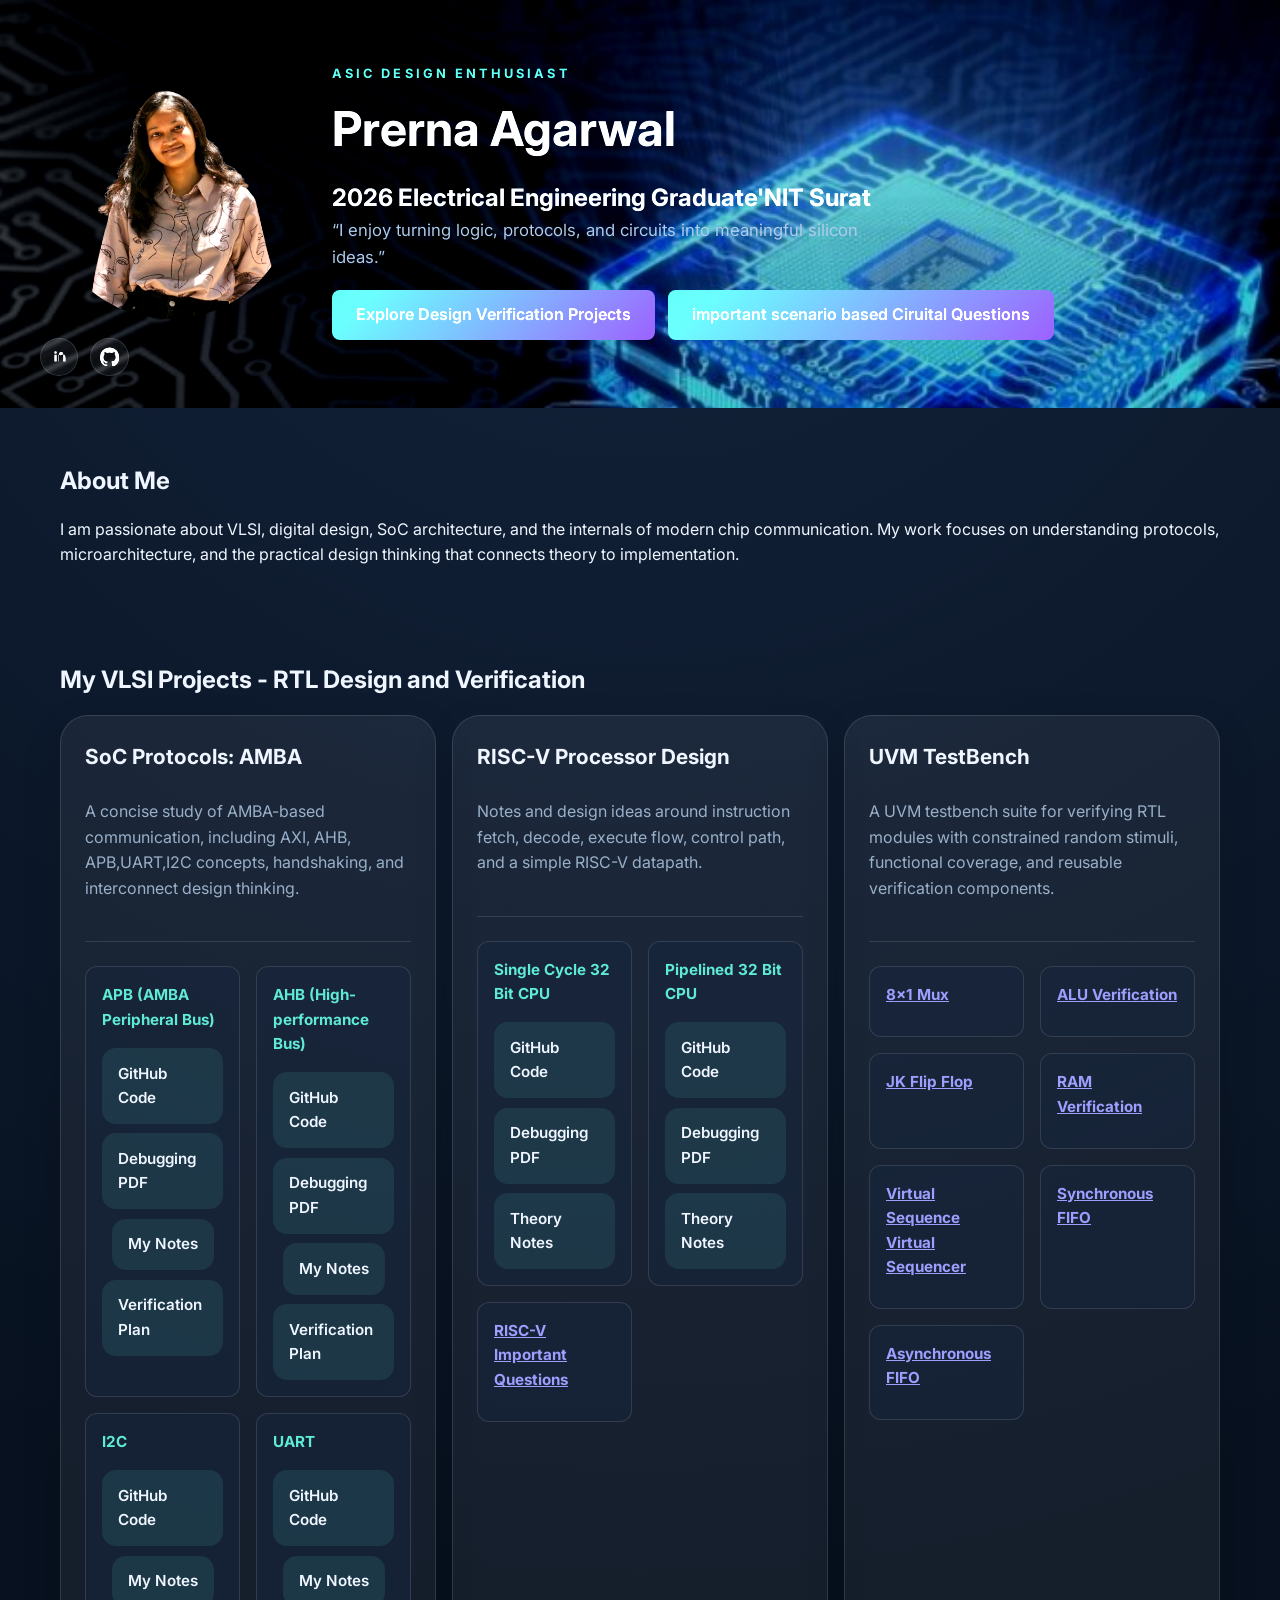
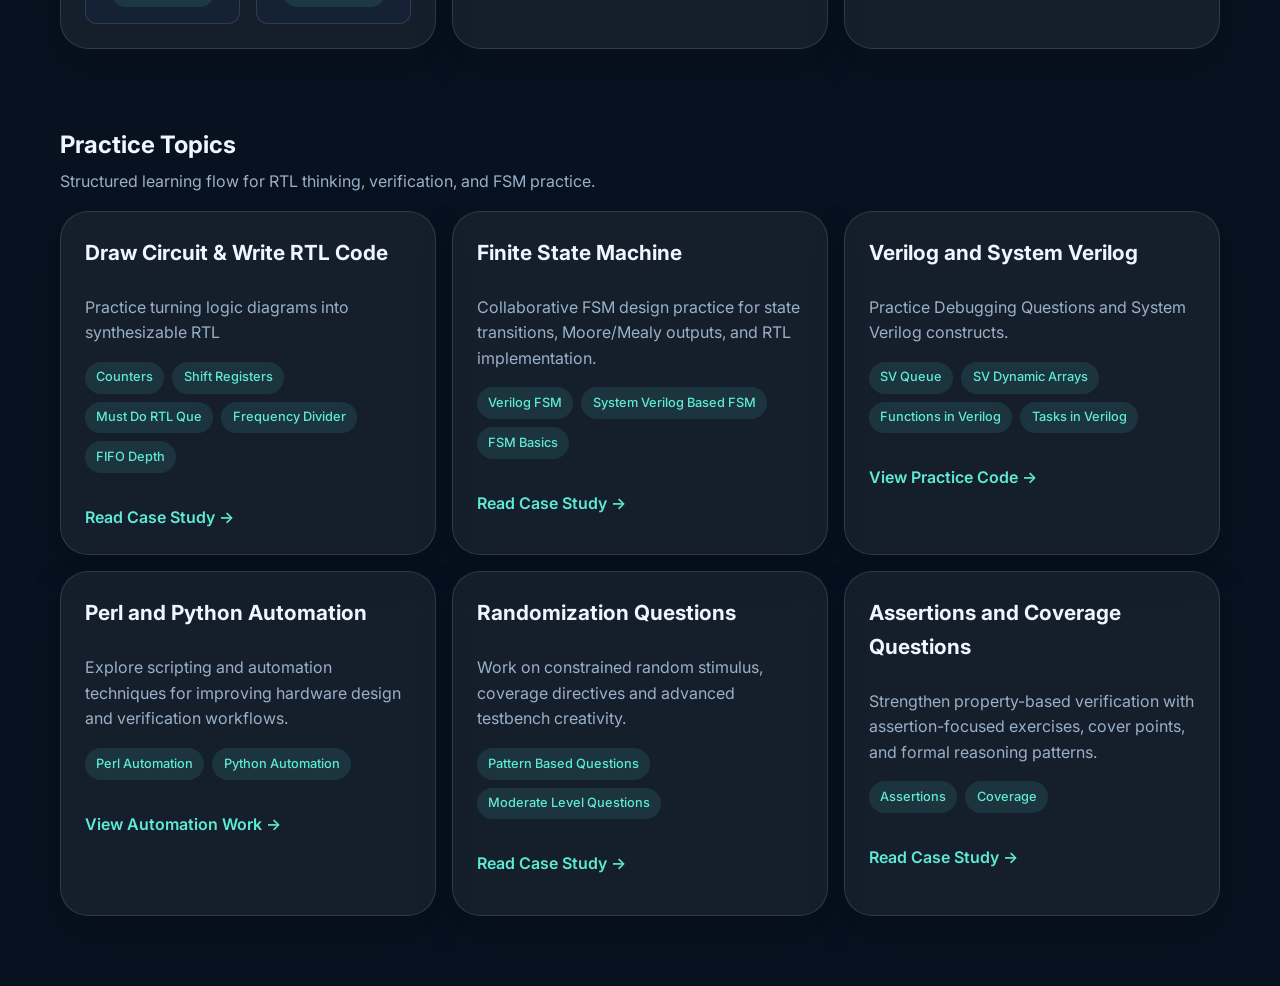
<file: index.html>
<!DOCTYPE html>
<html lang="en">
  <head>
    <meta charset="UTF-8" />
    <meta name="viewport" content="width=device-width, initial-scale=1.0" />
    <title>Prerna Agarwal | VLSI Portfolio</title>
    <meta
      name="description"
      content="One-page portfolio showcasing VLSI projects, SoC protocols, and circuital questions."
    />
    <link rel="preconnect" href="https://fonts.googleapis.com" />
    <link rel="preconnect" href="https://fonts.gstatic.com" crossorigin />
    <link
      href="https://fonts.googleapis.com/css2?family=Inter:wght@400;500;600;700&display=swap"
      rel="stylesheet"
    />
    <link rel="stylesheet" href="styles.css" />
  </head>
  <body>
    <header class="hero">
      <div class="hero__card">
        <div class="profile-block">
          <img src="assets/photo_2025-02-04_11-57-20-removebg-preview.png" alt="Profile photo of Prerna Agarwal" class="profile-photo" />
          <div class="social-links" aria-label="Social links">
            <a href="https://www.linkedin.com/in/prerna-agarwal-058a3424b/" target="_blank" rel="noreferrer" class="social-link" aria-label="Visit LinkedIn profile">
              <svg viewBox="0 0 24 24" aria-hidden="true">
                <path d="M6.94 8.5A1.56 1.56 0 1 0 6.94 5.38a1.56 1.56 0 0 0 0 3.12ZM5.5 9.75h2.88V18H5.5zM10.5 9.75h2.76v1.12h.04c.38-.72 1.32-1.48 2.72-1.48 2.9 0 3.43 1.91 3.43 4.39V18h-2.88v-7.53c0-1.8-.03-4.12-2.51-4.12-2.52 0-2.9 1.97-2.9 4V18H10.5z"/>
              </svg>
            </a>
            <a href="https://github.com/Agarwalprerna" target="_blank" rel="noreferrer" class="social-link" aria-label="Visit GitHub profile">
              <svg viewBox="0 0 24 24" aria-hidden="true">
                <path d="M12 .5A12 12 0 0 0 0 12.7a12.3 12.3 0 0 0 8.21 11.7c.6.11.82-.26.82-.58v-2.07c-3.34.73-4.04-1.43-4.04-1.43-.54-1.39-1.33-1.76-1.33-1.76-1.09-.74.08-.73.08-.73 1.2.09 1.83 1.24 1.83 1.24 1.07 1.83 2.8 1.3 3.48.99.11-.78.42-1.3.76-1.6-2.66-.3-5.46-1.33-5.46-5.92 0-1.31.47-2.38 1.24-3.22-.12-.3-.54-1.52.12-3.17 0 0 1-.32 3.3 1.23a11.4 11.4 0 0 1 6 0c2.3-1.55 3.3-1.23 3.3-1.23.66 1.65.24 2.87.12 3.17.77.84 1.24 1.91 1.24 3.22 0 4.6-2.81 5.61-5.48 5.91.43.37.81 1.1.81 2.22v3.29c0 .32.22.7.83.58A12.3 12.3 0 0 0 24 12.7 12 12 0 0 0 12 .5Z"/>
              </svg>
            </a>
          </div>
        </div>
        <div class="hero__content">
          <p class="eyebrow">ASIC Design Enthusiast</p>
          <h1>Prerna Agarwal</h1>
          <h2>2026 Electrical Engineering Graduate'NIT Surat</h2>
          <p class="quote">
            “I enjoy turning logic, protocols, and circuits into meaningful silicon ideas.”
          </p>
          <div class="cta-group">
            <a href="#projects" class="btn btn-primary">Explore Design Verification Projects</a>
            <a href="#questions" class="btn btn-primary">important scenario based Ciruital Questions</a>
          </div>
        </div>
      </div>
    </header>

    <main>
      <section class="section" id="about">
        <h2>About Me</h2>
        <p>
          I am passionate about VLSI, digital design, SoC architecture, and the internals of
          modern chip communication. My work focuses on understanding protocols, microarchitecture,
          and the practical design thinking that connects theory to implementation.
        </p>
      </section>

      <section class="section" id="projects">
        <div class="section__heading">
          <h2>My VLSI Projects - RTL Design and Verification</h2>
        </div>

        <div class="project-grid">
          <article class="card">
            <h3>SoC Protocols: AMBA</h3>
            <p>
              A concise study of AMBA-based communication, including AXI, AHB, APB,UART,I2C concepts,
              handshaking, and interconnect design thinking.
            </p>
            <div class="card__dropdown">
              <div class="protocol-card">
                <h4>APB (AMBA Peripheral Bus)</h4>
                <div class="card__actions">
                  <a href="https://github.com/Agarwalprerna/SOC-Protocols/tree/main/AMBA%20/APB" target="_blank" rel="noreferrer">GitHub Code</a>
                  <a href="assets/APB%20Results%20and%20Debugging%20(1).pdf" target="_blank" rel="noreferrer">Debugging PDF</a>
                  <a href="assets/APB_WORKING.pdf" target="_blank" rel="noreferrer">My Notes</a>
                  <a href="assets/Apb Verification Test Plan Document.pdf" target="_blank" rel="noreferrer">Verification Plan</a>
                </div>
              </div>
              <div class="protocol-card">
                <h4>AHB (High-performance Bus)</h4>
                <div class="card__actions">
                  <a href="https://github.com/Agarwalprerna/SOC-Protocols/tree/main/AMBA%20/AHB" target="_blank" rel="noreferrer">GitHub Code</a>
                  <a href="assets/ahb-debugging.pdf" target="_blank" rel="noreferrer">Debugging PDF</a>
                  <a href="assets/AHB_HandwrittenNotes.pdf" target="_blank" rel="noreferrer">My Notes</a>
                  <a href="assets/AHB_HandwrittenNotes.pdf" target="_blank" rel="noreferrer">Verification Plan</a>
                </div>
              </div>

              <div class="protocol-card">
                <h4>I2C </h4>
                <div class="card__actions">
                  <a href="https://github.com/Agarwalprerna/SOC-Protocols/tree/main/I2C/Directed%20%20Testcases%20Verification" target="_blank" rel="noreferrer">GitHub Code</a>
                  
                  <a href="assets/AHB_HandwrittenNotes.pdf" target="_blank" rel="noreferrer">My Notes</a>
                </div>
              </div>

              <div class="protocol-card">
                <h4>UART </h4>
                <div class="card__actions">
                  <a href="https://github.com/Agarwalprerna/UART-communication-protocol" target="_blank" rel="noreferrer">GitHub Code</a>
                  
                  <a href="assets/AHB_HandwrittenNotes.pdf" target="_blank" rel="noreferrer">My Notes</a>
                </div>
              </div>
            </div>
          </article>

          <article class="card">
            <h3>RISC-V Processor Design</h3>
            <p>
              Notes and design ideas around instruction fetch, decode, execute flow,
              control path, and a simple RISC-V datapath.
            </p>
            <div class="card__dropdown">
              <div class="protocol-card">
                <h4>Single Cycle 32 Bit CPU</h4>
                <div class="card__actions">
                  <a href="https://github.com/Agarwalprerna/Riscv/tree/main/Single%20Cycle%2032%20bit%20in%20SystemVerilog/Verifying%20R%20type%20%2C%20I%20%2C%20S%20%2C%20J%20%2C%20B%20instructions" rel="noreferrer">GitHub Code</a>
                  <a href="assets/RISC%20V%20single%20cycle%20Debugging%20(1).pdf" target="_blank" rel="noreferrer">Debugging PDF</a>
                  <a href="assets/SingleCycleRISCV_Theory.pdf" target="_blank" rel="noreferrer">Theory Notes</a>
                </div>
              </div>
              <div class="protocol-card">
                <h4>Pipelined 32 Bit CPU</h4>
                <div class="card__actions">
                  <a href="https://github.com/Agarwalprerna/Riscv/tree/main/5%20Stage%20Pipelined%20in%20SystemVerilog" target="_blank" rel="noreferrer">GitHub Code</a>
                  <a href="assets/RISC V single cycle Debugging (1).pdf" target="_blank" rel="noreferrer">Debugging PDF</a>
                  <a href="assets/Pipelined_RISCV_theory.pdf" target="_blank" rel="noreferrer">Theory Notes</a>
                </div>
              </div>
              <div class="protocol-card">
                <h4><a href="assets/RISCV_CPU_QUESTIONS_compressed.pdf" target="_blank" rel="noreferrer">RISC-V Important Questions</a></h4>
              </div>
            </div>
          </article>

          <article class="card">
            <h3>UVM TestBench</h3>
            <p>
              A UVM testbench suite for verifying RTL modules with constrained random stimuli,
              functional coverage, and reusable verification components.
            </p>
            <div class="card__dropdown">
              <div class="protocol-card">
                <h4><a href="https://github.com/Agarwalprerna/UVM-Testbench/tree/main/8x1%20Mux" target="_blank" rel="noreferrer">8x1 Mux</a></h4>
                <!--div class="card__actions">
                  <a href="https://github.com/Agarwalprerna/UVM-Testbench/tree/main/8x1%20Mux" target="_blank" rel="noreferrer">View</a>
                </div-->
              </div>
              <div class="protocol-card">
                <h4><a href="https://github.com/Agarwalprerna/UVM-Testbench/tree/main/ALU%208bit" target="_blank" rel="noreferrer">ALU Verification</a></h4>
                <!--div class="card__actions">
                  <a href="https://github.com/Agarwalprerna/UVM-Testbench/tree/main/ALU%208bit" target="_blank" rel="noreferrer">View</a>
                </div>-->
              </div>
              <div class="protocol-card">
                <h4><a href="https://github.com/Agarwalprerna/UVM-Testbench/tree/main/JK%20flipflop" target="_blank" rel="noreferrer">JK Flip Flop</a></h4>
                <!--div class="card__actions">
                  <a href="https://github.com/Agarwalprerna/UVM-Testbench/tree/main/JK%20flipflop" target="_blank" rel="noreferrer">View</a>
                </div-->
              </div>
              <div class="protocol-card">
                <h4><a href="https://github.com/Agarwalprerna/UVM-Testbench/tree/main/RAM" target="_blank" rel="noreferrer">RAM Verification</a></h4>
                <!--div class="card__actions">
                  <a href="https://github.com/" target="_blank" rel="noreferrer">View</a>
                </div-->
              </div>

              <div class="protocol-card">
                <h4><a href="https://github.com/Agarwalprerna/UVM-Testbench/tree/main/Virtual%20Sequencer%20and%20Virtual%20Sequence" target="_blank" rel="noreferrer">Virtual Sequence Virtual Sequencer</a></h4>
                <!--div class="card__actions">
                  <a href="https://github.com/Agarwalprerna/UVM-Testbench/tree/main/Virtual%20Sequencer%20and%20Virtual%20Sequence" target="_blank" rel="noreferrer">View</a>
                </div-->
              </div>


              <div class="protocol-card">
                <h4><a href="https://github.com/Agarwalprerna/Synchronous-FIFO-verification-" target="_blank" rel="noreferrer">Synchronous FIFO</a></h4>
                <!--div class="card__actions">
                  <a href="https://github.com/Agarwalprerna/UVM-Testbench/tree/main/Virtual%20Sequencer%20and%20Virtual%20Sequence" target="_blank" rel="noreferrer">View</a>
                </div-->
              </div>

              <div class="protocol-card">
                <h4><a href="https://github.com/Agarwalprerna/Async_FIFO_Design/tree/main/Asynchronous%20UVM%20verification" target="_blank" rel="noreferrer">Asynchronous FIFO</a></h4>
                <!--div class="card__actions">
                  <a href="https://github.com/Agarwalprerna/UVM-Testbench/tree/main/Virtual%20Sequencer%20and%20Virtual%20Sequence" target="_blank" rel="noreferrer">View</a>
                </div-->
              </div>




            </div>
          </article>
        </div>
      </section>
<section class="section" id="topics">
        <div class="section__heading">
          <h2>Practice Topics</h2>
          <p>Structured learning flow for RTL thinking, verification, and FSM practice.</p>
        </div>

        <div class="project-grid">
          <article class="card" id="questions">
            <h3>Draw Circuit &amp; Write RTL Code</h3>
            <p>Practice turning logic diagrams into synthesizable RTL</p>
            <div class="card__tags">
              <span class="tag tag--clickable" onclick="window.location.href='counters.html'">Counters</span>
              <span class="tag tag--clickable" onclick="window.location.href='shift-registers.html'">Shift Registers</span>
              <span class="tag tag--clickable" onclick="window.location.href='mustdo-rtl-que.html'">Must Do RTL Que</span>
              <span class="tag tag--clickable" onclick="window.location.href='frequencydivider.html'">Frequency Divider</span>
              <span class="tag tag--clickable" onclick="window.open('assets/Async_FIFO.pdf', '_blank')">FIFO Depth</span>
            </div>
            <div class="card__actions">
              <span class="link-span" onclick="window.location.href='mustdo-rtl-que.html'">Read Case Study →</span>
            </div>
          </article>

          <article class="card" id="fsm">
            <h3>Finite State Machine</h3>
            <p>Collaborative FSM design practice for state transitions, Moore/Mealy outputs, and RTL implementation.</p>
            <div class="card__tags">
              <span class="tag tag--clickable" onclick="window.open('https://github.com/', '_blank')">Verilog FSM</span>
              <span class="tag tag--clickable" onclick="window.open('https://github.com/Agarwalprerna/SystemVerilog/tree/main/FSM/%20Moore%20FSM', '_blank')">System Verilog Based FSM</span>
              <span class="tag tag--clickable" onclick="window.open('assets/FSM_compressed.pdf', '_blank')">FSM Basics</span>
            </div>
            <div class="card__actions">
              <span class="link-span" onclick="window.open('https://github.com/', '_blank')">Read Case Study →</span>
            </div>
          </article>

          <article class="card" id="verilog-systemverilog">
            <h3>Verilog and System Verilog</h3>
            <p>Practice Debugging Questions and System Verilog constructs.</p>
            <div class="card__tags">
              <span class="tag tag--clickable" onclick="window.open('https://github.com/Agarwalprerna/SystemVerilog/tree/main/Assignments/Queue', '_blank')">SV Queue</span>
              <span class="tag tag--clickable" onclick="window.open('https://github.com/Agarwalprerna/SystemVerilog/tree/main/Assignments/Dynamic%20array%20Quesion', '_blank')">SV Dynamic Arrays</span>
              <span class="tag tag--clickable" onclick="window.open('https://github.com/Agarwalprerna/RTL-design-challenge/tree/main/Functions%20in%20verilog', '_blank')">Functions in Verilog</span>
              <span class="tag tag--clickable" onclick="window.open('https://github.com/Agarwalprerna/RTL-design-challenge/tree/main/TASK', '_blank')">Tasks in Verilog</span>
            </div>
            <div class="card__actions">
              <span class="link-span" onclick="window.open('https://github.com/Agarwalprerna/SystemVerilog', '_blank')">View Practice Code →</span>
            </div>
          </article>

          <article class="card" id="perl-python-automation">
            <h3>Perl and Python Automation</h3>
            <p>Explore scripting and automation techniques for improving hardware design and verification workflows.</p>
            <div class="card__tags">
              <span class="tag tag--clickable" onclick="window.open('https://github.com/Agarwalprerna/PERL-PROGRAMMING', '_blank')">Perl Automation</span>
              <span class="tag tag--clickable" onclick="window.open('https://github.com/Agarwalprerna/Python-Projects', '_blank')">Python Automation</span>
            </div>
            <div class="card__actions">
              <span class="link-span" onclick="window.open('https://github.com/Agarwalprerna', '_blank')">View Automation Work →</span>
            </div>
          </article>

          <article class="card" id="randomization">
            <h3>Randomization Questions</h3>
            <p>Work on constrained random stimulus, coverage directives and advanced testbench creativity.</p>
            <div class="card__tags">
              <span class="tag tag--clickable" onclick="window.open('https://github.com/Agarwalprerna/SystemVerilog/tree/main/Assignments/Randomization', '_blank')">Pattern Based Questions</span>
              <span class="tag tag--clickable" onclick="window.open('https://github.com/Agarwalprerna/SystemVerilog/tree/main/Assignments/Randomization', '_blank')">Moderate Level Questions</span>
            </div>
            <div class="card__actions">
              <span class="link-span" onclick="window.open('https://github.com/Agarwalprerna/SystemVerilog/tree/main/Assignments/Randomization', '_blank')">Read Case Study →</span>
            </div>
          </article>

          <article class="card" id="assertions">
            <h3>Assertions and Coverage Questions</h3>
            <p>Strengthen property-based verification with assertion-focused exercises, cover points, and formal reasoning patterns.</p>
            <div class="card__tags">
              <span class="tag tag--clickable" onclick="window.open('https://github.com/Agarwalprerna/SystemVerilog/tree/main/Assignments/Assertions', '_blank')">Assertions</span>
              <span class="tag tag--clickable" onclick="window.open('https://github.com/Agarwalprerna/SystemVerilog/tree/main/Assignments/Coverage', '_blank')">Coverage</span>
            </div>
            <div class="card__actions">
              <span class="link-span" onclick="window.open('https://github.com/Agarwalprerna/SystemVerilog/tree/main/Assignments/Assertions', '_blank')">Read Case Study →</span>
            </div>
          </article>
        </div>
      </section>
    </main>
  </body>
</html>
</file>
<file: styles.css>
:root {
  color-scheme: dark;
  --bg: #07111f;
  --surface: #101c30;
  --surface-2: #16253c;
  --text: #eff6ff;
  --muted: #9ab0c9;
  --accent: #5eead4;
  --accent-2: #8b5cf6;
  --border: rgba(255, 255, 255, 0.12);
}

* {
  box-sizing: border-box;
}

body {
  margin: 0;
  font-family: 'Inter', sans-serif;
  background: radial-gradient(circle at top, #14243d 0%, var(--bg) 60%);
  color: var(--text);
  line-height: 1.6;
}

.hero {
  padding: 4rem 1.25rem 2rem;
  background-image: url('assets/chip-696x459.jpg');
  background-size: cover;
  background-position: center;
  background-attachment: fixed;
  position: relative;
  background-repeat: no-repeat;
  filter: brightness(1.1) contrast(1.15);
}

.hero::before {
  content: '';
  position: absolute;
  top: 0;
  left: 0;
  right: 0;
  bottom: 0;
  background-color: rgba(7, 17, 31, 0.3);
  pointer-events: none;
}

.hero__card {
  position: relative;
  z-index: 1;
  max-width: 1200px;
  margin: 0 auto;
  display: grid;
  grid-template-columns: minmax(220px, 260px) 1fr;
  gap: 2rem;
}

.profile-block {
  display: flex;
  flex-direction: column;
  align-items: flex-start;
  gap: 0.85rem;
}

.profile-photo {
  width: 100%;
  max-width: 320px;
  aspect-ratio: 1;
  object-fit: cover;
  border-radius: 24px;
}

.social-links {
  display: flex;
  flex-direction: row;
  gap: 0.75rem;
  align-items: center;
}

.social-link {
  display: inline-flex;
  align-items: center;
  justify-content: center;
  width: 2.4rem;
  height: 2.4rem;
  border-radius: 999px;
  background: rgba(255, 255, 255, 0.08);
  border: 1px solid rgba(255, 255, 255, 0.12);
  color: #ffffff;
  text-decoration: none;
  transition: transform 0.2s ease, background 0.2s ease, border-color 0.2s ease;
}

.social-link:hover {
  transform: translateY(-2px);
  background: rgba(255, 255, 255, 0.14);
  border-color: rgba(255, 255, 255, 0.2);
}

.social-link svg {
  width: 1.2rem;
  height: 1.2rem;
  fill: currentColor;
}

.eyebrow {
  margin: 0 0 0.4rem;
  text-transform: uppercase;
  letter-spacing: 0.24em;
  font-size: 0.8rem;
  color: var(--accent);
  font-weight: 700;
}

h1,
h2,
h3 {
  margin: 0;
}

h1 {
  font-size: clamp(2rem, 4vw, 3rem);
  margin-bottom: 0.7rem;
}

.quote {
  margin: 0 0 1.2rem;
  font-size: 1.05rem;
  color: var(--muted);
  max-width: 560px;
}

.cta-group {
  display: flex;
  flex-wrap: wrap;
  gap: 0.8rem;
}

.btn {
  display: inline-flex;
  align-items: center;
  justify-content: center;
  padding: 0.8rem 1rem;
  border-radius: 999px;
  text-decoration: none;
  font-weight: 700;
  transition: transform 0.2s ease, background 0.2s ease;
}

.btn:hover {
  transform: translateY(-2px);
}

.btn-primary {
  background: linear-gradient(135deg, var(--accent), var(--accent-2));
  color: #02111d;
}

.btn-secondary {
  background: var(--surface-2);
  color: var(--text);
  border: 1px solid var(--border);
}

main {
  max-width: 1200px;
  margin: 0 auto;
  padding: 0 1.25rem 3rem;
}

.project-grid {
  display: grid;
  grid-template-columns: repeat(3, minmax(260px, 1fr));
  gap: 1.25rem;
  grid-auto-rows: 1fr;
}

.section {
  margin-top: 2rem;
  padding: 1.4rem 0;
}

.section__heading {
  margin-bottom: 1rem;
}

.section__heading p {
  color: var(--muted);
  margin-top: 0.3rem;
}

.project-grid {
  display: grid;
  grid-template-columns: repeat(3, minmax(0, 1fr));
  gap: 1rem;
  grid-auto-rows: 1fr;
}

@media (max-width: 1100px) {
  .project-grid {
    grid-template-columns: repeat(2, minmax(0, 1fr));
  }
}

@media (max-width: 900px) {
  .project-grid {
    grid-template-columns: repeat(2, minmax(0, 1fr));
  }
}

@media (max-width: 640px) {
  .project-grid {
    grid-template-columns: 1fr;
  }
}

.card {
  display: flex;
  flex-direction: column;
  min-height: 100%;
  background: rgba(255, 255, 255, 0.06);
  border: 1px solid rgba(255, 255, 255, 0.12);
  border-radius: 28px;
  padding: 1.5rem;
  position: relative;
  box-shadow: 0 16px 40px rgba(0, 0, 0, 0.14);
  transition: transform 0.2s ease, border-color 0.2s ease, background 0.2s ease;
}

.card:hover {
  transform: translateY(-4px);
  border-color: rgba(94, 234, 212, 0.35);
  background: rgba(255, 255, 255, 0.1);
}

.card__top {
  display: flex;
  justify-content: space-between;
  align-items: center;
  margin-bottom: 1.3rem;
}

.card__label {
  font-size: 0.78rem;
  letter-spacing: 0.18em;
  text-transform: uppercase;
  color: #c3c9ff;
  font-weight: 700;
}

.card__badge {
  display: inline-flex;
  align-items: center;
  justify-content: center;
  background: rgba(139, 92, 246, 0.12);
  color: #d8bbff;
  font-size: 0.75rem;
  font-weight: 700;
  padding: 0.35rem 0.85rem;
  border-radius: 999px;
  text-transform: uppercase;
  letter-spacing: 0.12em;
}

.card__actions {
  display: flex;
  align-items: center;
  gap: 1rem;
  margin-top: auto;
}

.card__link {
  color: #a78bfa;
  text-decoration: none;
  font-weight: 700;
  transition: color 0.2s ease, transform 0.2s ease;
}

.card__link:hover {
  color: #7c3aed;
  transform: translateX(3px);
}

.card h3 {
  font-size: 1.3rem;
  margin-bottom: 0.6rem;
}

.card p {
  color: var(--muted);
  margin-bottom: 1rem;
}

.card__tags {
  display: flex;
  gap: 0.5rem;
  margin-bottom: 1rem;
  flex-wrap: wrap;
}

.tag {
  font-size: 0.8rem;
  background: rgba(94, 234, 212, 0.1);
  color: var(--accent);
  padding: 0.35rem 0.7rem;
  border-radius: 999px;
  font-weight: 500;
}

.tag--clickable {
  cursor: pointer;
  transition: all 0.3s ease;
}

.tag--clickable:hover {
  background: rgba(94, 234, 212, 0.25);
  transform: scale(1.05);
}

.card__actions {
  display: flex;
  gap: 0.8rem;
  margin-top: 1rem;
}

.card__actions a {
  color: var(--accent);
  text-decoration: none;
  font-weight: 600;
  transition: all 0.3s ease;
}

.card__actions a:hover {
  color: var(--accent-2);
  transform: translateX(2px);
}

.link-span {
  color: var(--accent);
  text-decoration: none;
  font-weight: 600;
  cursor: pointer;
  transition: all 0.3s ease;
  display: inline-block;
}

.link-span:hover {
  color: var(--accent-2);
  transform: translateX(2px);
}

.btn {
  padding: 0.75rem 1.5rem;
  border-radius: 8px;
  text-decoration: none;
  font-weight: 600;
  text-align: center;
  transition: all 0.3s ease;
  cursor: pointer;
  border: none;
  font-size: 1rem;
}

.btn-primary {
  background: linear-gradient(135deg, #5eead4, #8b5cf6);
  color: white;
  border: none;
}

.btn-primary:hover {
  transform: translateY(-2px);
  box-shadow: 0 8px 16px rgba(94, 234, 212, 0.3);
  opacity: 0.9;
}

.btn-section {
  display: block;
  width: 100%;
  padding: 1.5rem 1rem;
  font-size: 1.5rem;
  text-align: left;
  background: linear-gradient(135deg, #5eead4, #8b5cf6);
  color: white;
  font-weight: 700;
  border-radius: 12px;
  transition: all 0.3s ease;
}

.btn-section:hover {
  transform: translateY(-4px);
  box-shadow: 0 12px 24px rgba(94, 234, 212, 0.4);
  opacity: 0.95;
}

.question-list {
  background: var(--surface);
  border: 1px solid var(--border);
  border-radius: 20px;
  padding: 1rem 1.2rem 1rem 2rem;
  color: var(--muted);
}

.question-list li + li {
  margin-top: 0.7rem;
}

.card__dropdown {
  display: grid;
  grid-template-columns: 1fr 1fr;
  gap: 1rem;
  margin-top: 1.5rem;
  padding-top: 1.5rem;
  border-top: 1px solid var(--border);
}

.card--expandable {
  cursor: pointer;
}

.card__header {
  display: flex;
  justify-content: space-between;
  align-items: center;
  cursor: pointer;
  user-select: none;
}

.card__header h3 {
  margin: 0;
}

.card__toggle {
  font-size: 1.2rem;
  transition: transform 0.3s ease;
  display: inline-block;
}

.card--expandable.active .card__toggle {
  transform: rotate(180deg);
}

.card--expandable.active .card__dropdown {
  display: grid;
}

.protocol-card {
  background: rgba(22, 37, 60, 0.6);
  border: 1px solid var(--border);
  border-radius: 12px;
  padding: 1rem;
}

.protocol-card {
  background: rgba(22, 37, 60, 0.6);
  border: 1px solid var(--border);
  border-radius: 12px;
  padding: 1rem;
}

.protocol-card h4 {
  margin: 0 0 0.8rem 0;
  color: var(--accent);
  font-size: 0.95rem;
}

.protocol-card .card__actions {
  display: flex;
  flex-direction: column;
  gap: 0.6rem;
}

.protocol-card .card__actions a {
    font-size: 0.95rem;
    padding: 0.85rem 1rem;
    text-align: left;
    border-radius: 14px;
    background: rgba(94, 234, 212, 0.1);
    transition: all 0.2s ease;
    color: var(--text);
    display: block;
  .hero__card {
    grid-template-columns: 1fr;
    padding: 1.25rem;
  }


  .profile-photo {
    max-width: 220px;
  }

  .project-grid,
  .topic-grid {
    grid-template-columns: 1fr;
  }

  .card__dropdown {
    grid-template-columns: 1fr;
  }
}
</file>
